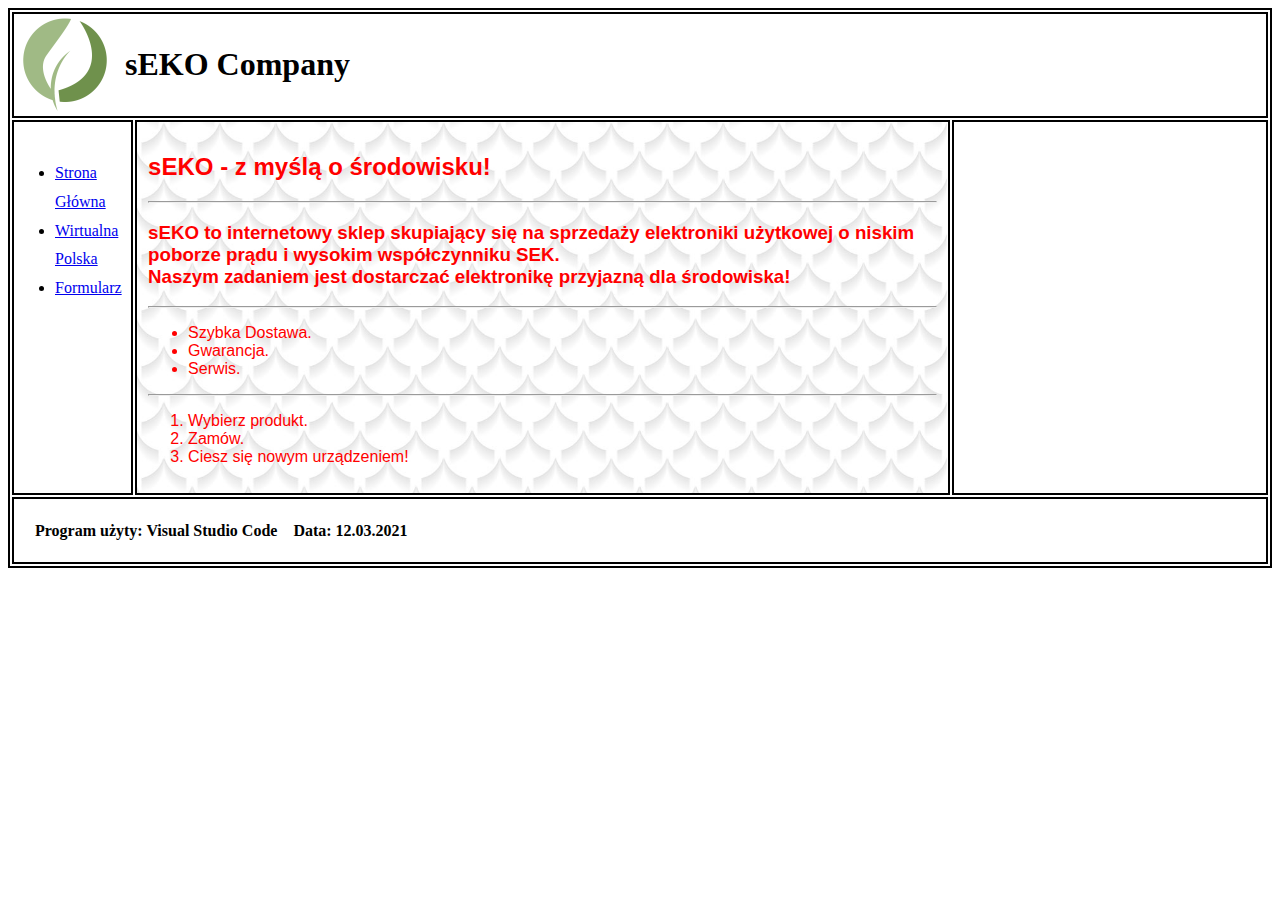
<file: Zajecia1/index.html>
<!DOCTYPE html>
<html lang="pl">
<head>
    <meta charset="UTF-8">
    <meta http-equiv="X-UA-Compatible" content="IE=edge">
    <meta name="viewport" content="width=device-width, initial-scale=1.0">
    <title>sEKO</title>
    <link rel="stylesheet" href="style.css">
    <link rel="icon" href="assets/seko_logo.png" sizes="16x16">
</head>
<body id="body">
    
    <table id="table">
        <tr>
            <td colspan="3">
                
                    <img src="assets/seko_logo.png" alt="Logo" width="100px" style="float: left;">
        
                    <h1 style="padding-top: 10px; padding-left: 10px; float: left;">sEKO Company</h1>
                
            </td>
        </tr>

        <tr>
            <td id="nav">
                <div id="inner_nav">
                    <ul>
                        <li>
                            <a href="index.html">Strona Główna</a>
                        </li>
                        <li>
                            <a href="https://www.wp.pl/">Wirtualna Polska</a>
                        </li>
                        <li>
                            <a href="formularz.html">Formularz</a>
                        </li>
                    </ul>
                </div>
            </td>

            <td id="main_section">
                <div>
                    <section>
                        <h2>
                            sEKO - z myślą o środowisku!
                        </h2>

                        <hr>

                        <h3>
                            sEKO to internetowy sklep skupiający się na sprzedaży
                            elektroniki użytkowej o niskim poborze prądu i wysokim
                            współczynniku SEK. 
                            <br>
                            Naszym zadaniem jest dostarczać elektronikę
                            przyjazną dla środowiska!
                        </h3>

                        <hr>

                        <ul>
                            <li>
                                Szybka Dostawa.
                            </li>
                            <li>
                                Gwarancja.
                            </li>
                            <li>
                                Serwis.
                            </li>
                        </ul>

                        <hr>

                        <ol>
                            <li>
                                Wybierz produkt.
                            </li>
                            <li>
                                Zamów.
                            </li>
                            <li>
                                Ciesz się nowym urządzeniem!
                            </li>
                        </ol>

                    </section>
                </div>
            </td>

            <td id="aside">
                <div id="youtube">
                    <iframe
                        src="https://www.youtube.com/embed/NsUWXo8M7UA">
                    </iframe>
                </div>
            </td>
        </tr>

        <tr>
            <td colspan="3">
                <div style="padding-left: 20px;">
                    <div text-align="center">
                        <h4>Program użyty: Visual Studio Code &nbsp;&nbsp; Data: 12.03.2021</h4>
                    </div>
                </div>
            </td>
        </tr>
    </table>


</body>
</html>
</file>
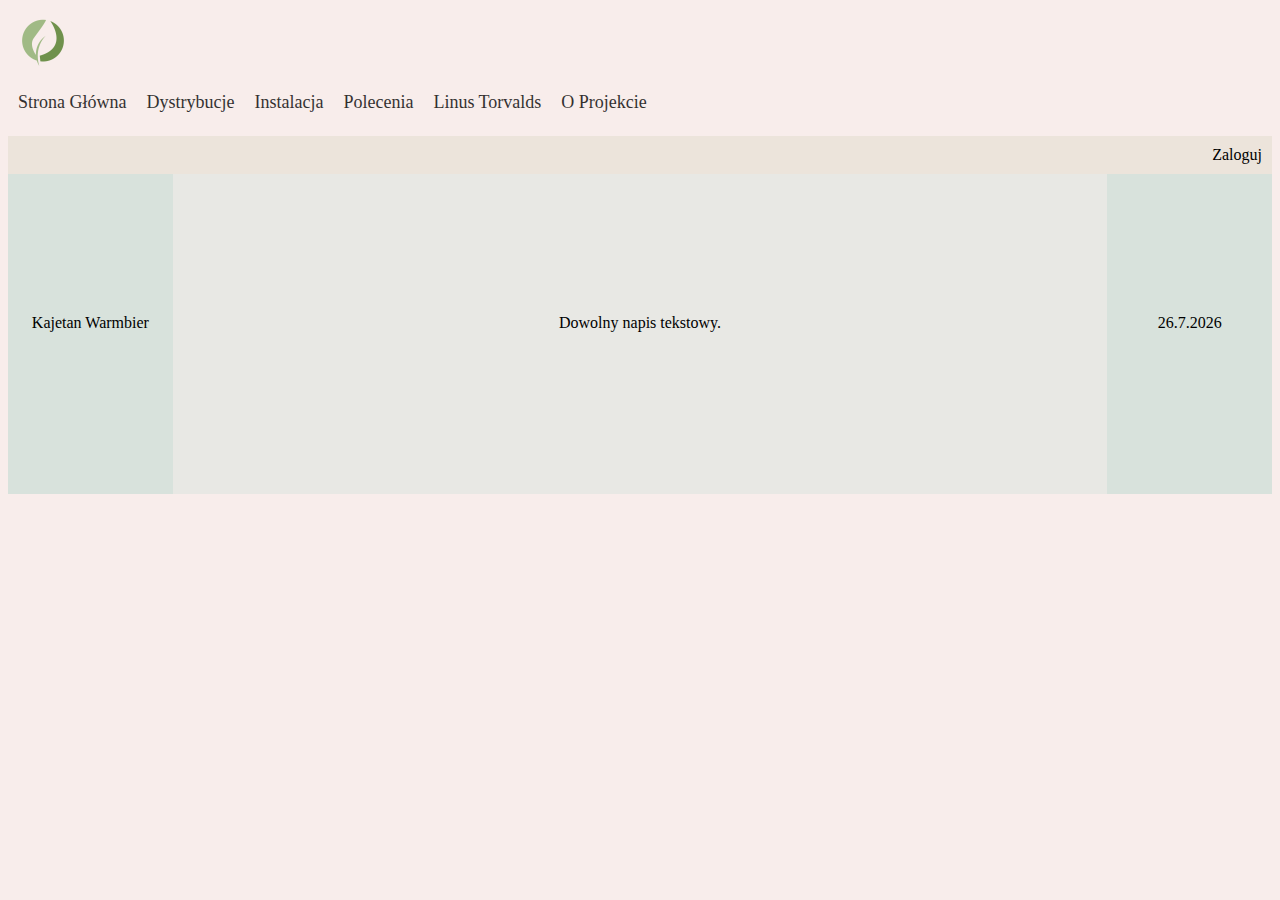
<file: Zajecia2/index.html>
<!DOCTYPE html>
<html lang="en">
<head>
    <meta charset="UTF-8">
    <meta http-equiv="X-UA-Compatible" content="IE=edge">
    <meta name="viewport" content="width=device-width, initial-scale=1.0">
    <title>Zajecia2</title>

    <link rel="stylesheet" href="style.css">
</head>
<body>

    <div id="main-body">

        <div id="naglowek">
            <div id="header">
                <img src="assets/seko_logo.png" alt="seko-logo" height="50px">
            </div>

            <div id="menu">
                <div class="option">Strona Główna</div>
                <div class="option">Dystrybucje</div>
                <div class="option">Instalacja</div>
                <div class="option">Polecenia</div>
                <div class="option">Linus Torvalds</div>
                <div class="option">O Projekcie</div>
            </div>

            <br><br><br>

            <div id="zaloguj">
                <div class="zaloguj">Zaloguj</div>
            </div>
        </div>

        <div id="containers">
            <div id="boczny-obszar-roboczy">
                <div class="dane">Kajetan Warmbier</div>
            </div>

            <div id="obszar-roboczy">
                <div class="dane">Dowolny napis tekstowy.</div>
            </div>

            <div id="boczny-obszar-roboczy">

                    <div id="date">
                        <script>
                            var today = new Date();
                            var date = today.getDate()+'.'+(today.getMonth()+1)+'.'+today.getFullYear();
                            document.getElementById("date").innerHTML = date;
                        </script>
                    </div>

            </div>
        </div>
    </div>

</body>
</html>
</file>
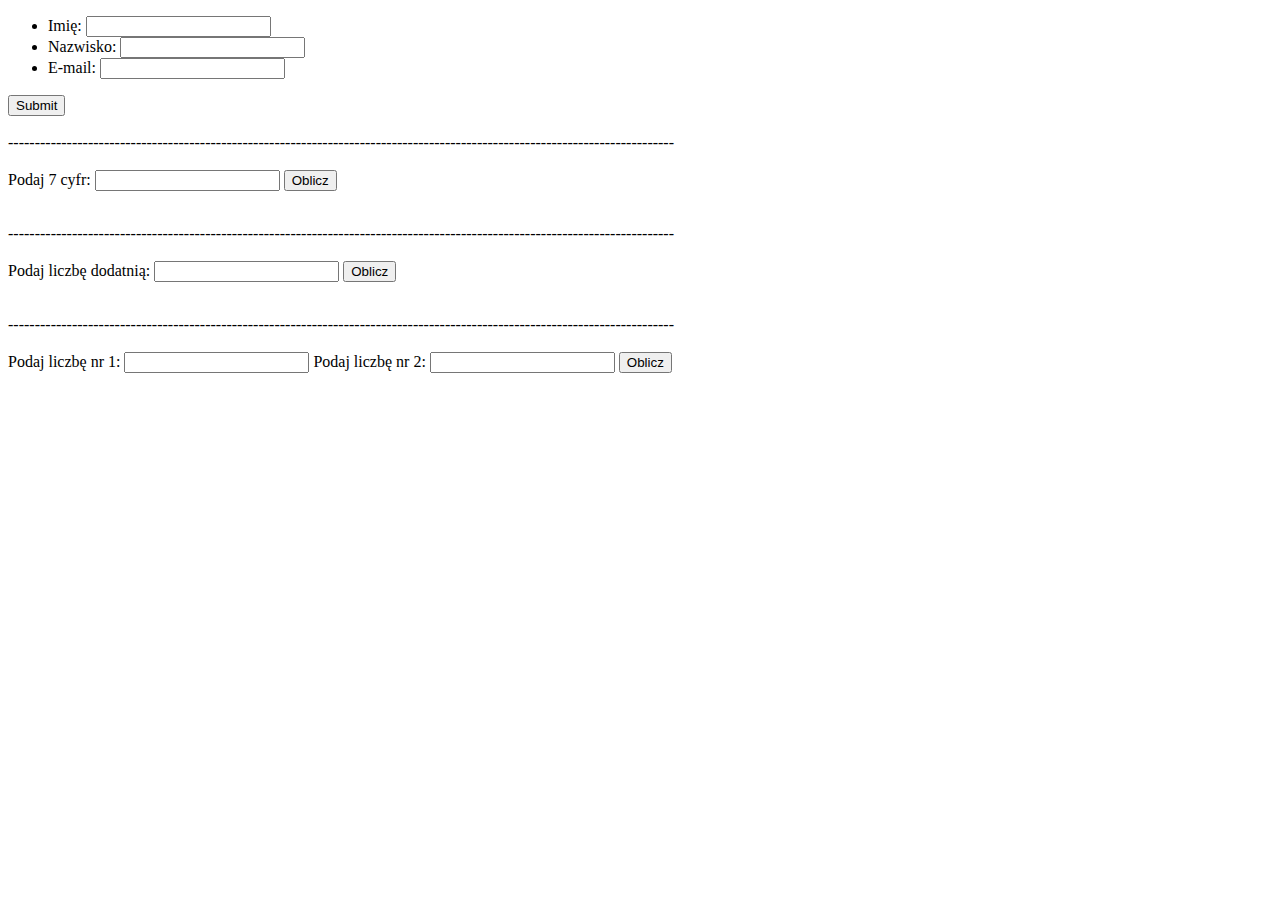
<file: Zajecia3/index.html>
<!DOCTYPE html>
<html lang="en">

<head>
    <meta charset="UTF-8">
    <meta http-equiv="X-UA-Compatible" content="IE=edge">
    <meta name="viewport" content="width=device-width, initial-scale=1.0">
    <title>Document</title>

    <script src="scripts/myScript.js"></script>

</head>

<body>

    <!-- Action sends user to main google site. To be changed in the final product.-->
    <form name="firstForm" onsubmit="return dataValidation()" action="http://google.com/">
        <ul>
            <li>
                <label for="name">Imię:</label>
                <input type="text" name="name">
            </li>
            <li>
                <label for="surname">Nazwisko:</label>
                <input type="text" name="surname">
            </li>
            <li>
                <label for="mail">E-mail:</label>
                <input type="text" name="mail">
            </li>
        </ul>

        <input type="submit" value="Submit">
    </form>
    <br>
    -----------------------------------------------------------------------------------------------------------------------------
    <br>
    <br>
    <div id="maxElementSelector">
        Podaj 7 cyfr: <input type="text" name="maxElement" id="maxElement" maxlength="7">
        <input type="submit" value="Oblicz" onclick="maxElementArray()" onsubmit="maxElementArray()">
    </div>

    <br>
    <p id="maxElem"></p>

    -----------------------------------------------------------------------------------------------------------------------------
    <br>
    <br>

    <div id="numberFibonacci">
        Podaj liczbę dodatnią: <input type="text" name="numberFibo" id="numberFibo">
        <input type="submit" value="Oblicz" onclick="numberFiboCalculate()" onsubmit="numberFiboCalculate()">
    </div>
    <br>
    <p id="fiboNumber"></p>

    -----------------------------------------------------------------------------------------------------------------------------
    <br>
    <br>

    <div id="nwd">
        Podaj liczbę nr 1: <input type="text" name="liczba1" id="liczba1">
        Podaj liczbę nr 2: <input type="text" name="liczba2" id="liczba2">
        <input type="submit" value="Oblicz" onclick="nwdLiczb()" onsubmit="nwdLiczb()">
    </div>
    <br>
    <p id="nwdWynik"></p>
    <br>
</body>

</html>
</file>
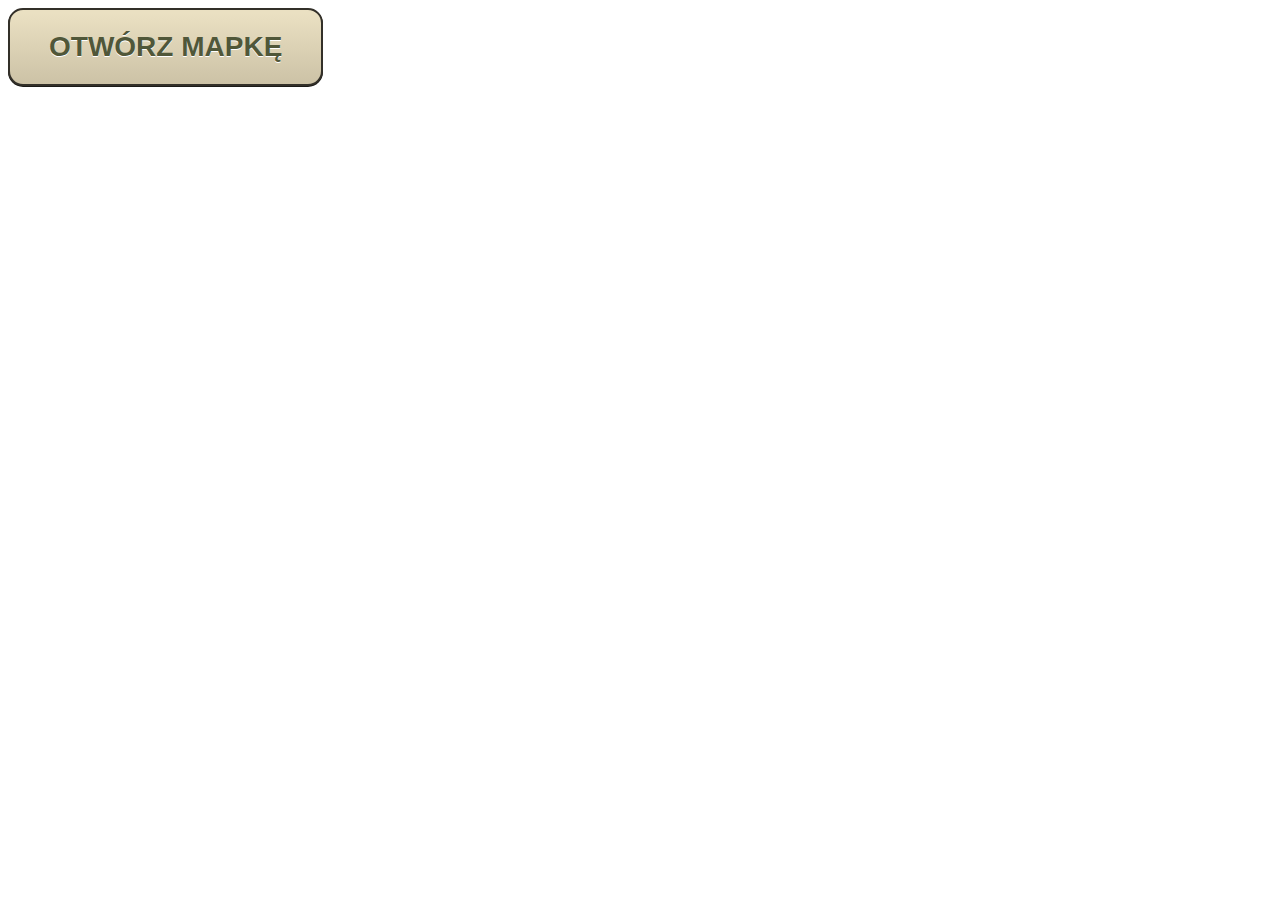
<file: Zajecia4/index.html>
<!DOCTYPE html>
<html lang="en">
<head>
    <meta charset="UTF-8">
    <meta http-equiv="X-UA-Compatible" content="IE=edge">
    <meta name="viewport" content="width=device-width, initial-scale=1.0">
    <title>Document</title>
    <link rel="stylesheet" href="style.css">
</head>
<body>
    <script type="text/javascript">
        var WindowObjectReference;
        
        function openRequestedPopup()
        {
         WindowObjectReference = window.open("http://127.0.0.1:5500/Zajecia4/mapIndex.html",
               "Mapka",
               "resizable=yes,scrollbars=yes,status=yes");
        }
        </script>

    <button class="myButton" onclick="openRequestedPopup()">OTWÓRZ MAPKĘ</button>
</body>
</html>
</file>
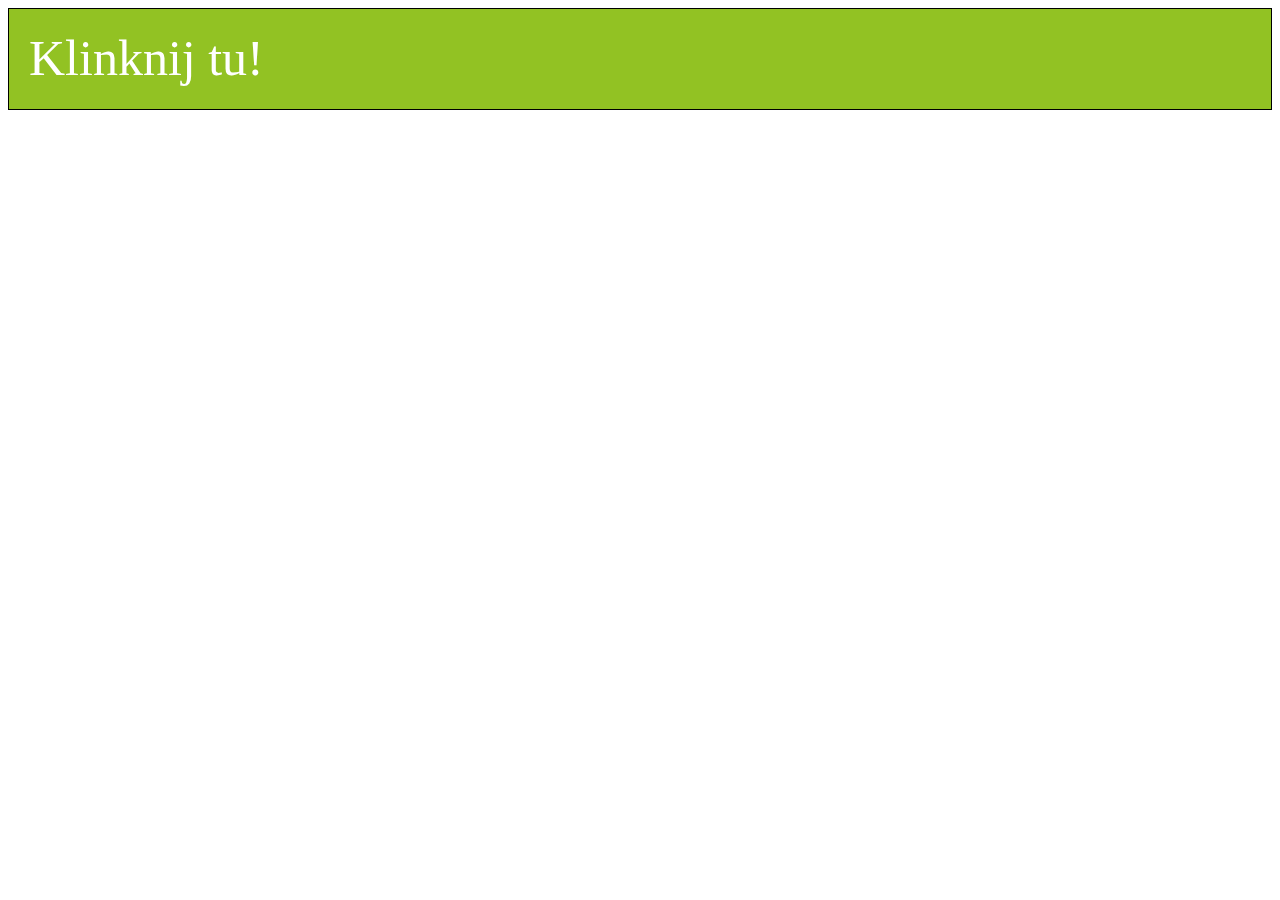
<file: Zajecia5/index.html>
<html>

<head>
    <link rel="stylesheet" href="style.css">

</head>

<body>

    <ul class="menu-context">
        <li onclick="openMapIndex()"><a href="" id="ala">Mapka WZR</a></li>
        <li onclick="openGeoIndex()"><a href="" id="geo">Pokaż moje koordynaty.</a></li>
    </ul>

    <div id="right">
        Klinknij tu!
    </div>



    <script type="text/javascript">
        const menu = document.querySelector('.menu-context');

        function removeMenu() {
            menu.style.left = '-9999px';
            menu.style.top = '-9999px';
        }

        function rightButton(e) {
            e.preventDefault();

            if (e.button === 2) {
                menu.style.left = e.pageX + 10 + 'px';
                menu.style.top = e.pageY + 10 + 'px';
            }
        }

        const block = document.querySelector('#right');
        block.addEventListener('mousedown', rightButton);


        var WindowObjectReference;

        function openMapIndex() {
            WindowObjectReference = window.open("mapIndex.html",
                "Mapka",
                "resizable=yes,scrollbars=yes,status=yes");
        }

        function openGeoIndex() {
            WindowObjectReference = window.open("userGeolocation.html",
                "Geolocation",
                "resizable=yes,scrollbars=yes,status=yes");
        }
    </script>

</body>

</html>
</file>
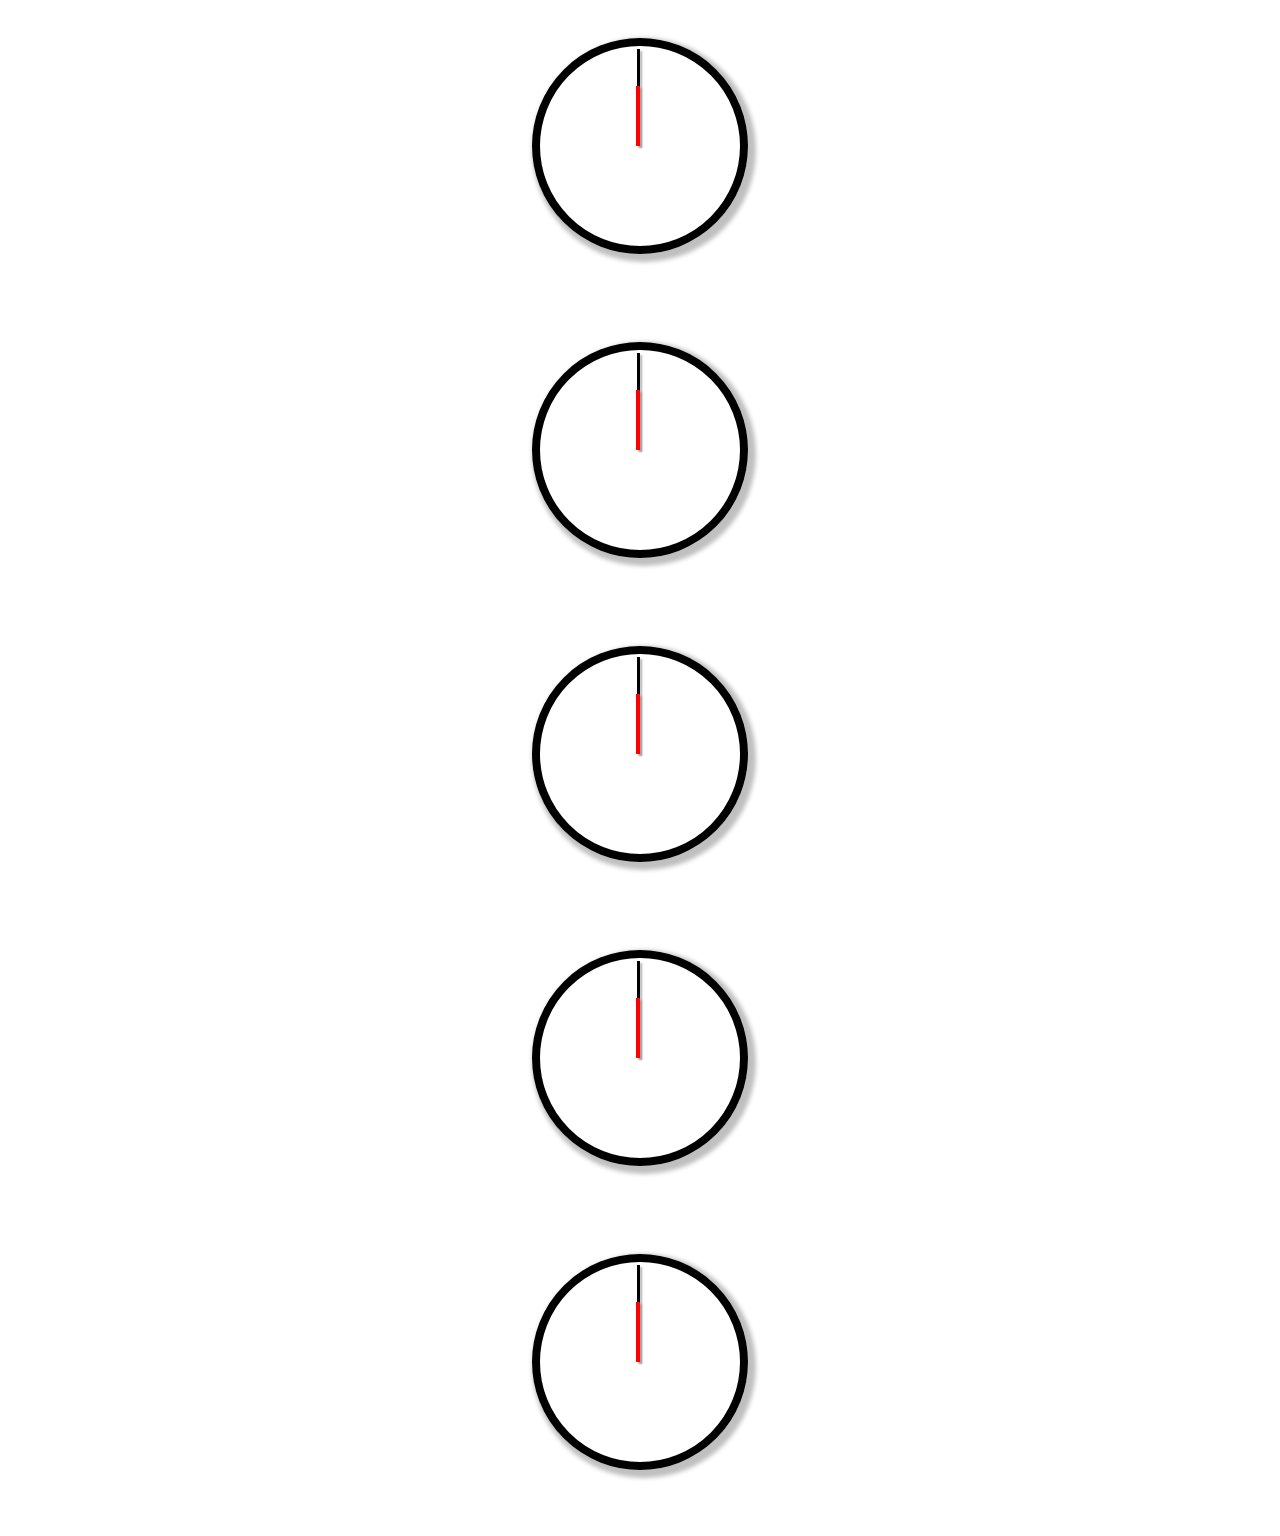
<file: Zajecia6/index.html>
<!DOCTYPE html>
<html lang="en" xmlns="http://www.w3.org/1999/xhtml">
<head>
    <meta charset="utf-8" />
    <title>ZEGAR</title>
    <link rel="stylesheet" href="Style.css" />
</head>
<body>
    
    <div class="wall">
        <div class="clock">
            <div class="hand seconds"></div>
            <div class="hand minutes"></div>
            <div class="hand hours"></div>
        </div>
    </div>

    <div class="wall">
        <div class="clock">
            <div class="hand seconds"></div>
            <div class="hand minutes"></div>
            <div class="hand hours"></div>
        </div>
    </div>

    <div class="wall">
        <div class="clock">
            <div class="hand seconds"></div>
            <div class="hand minutes"></div>
            <div class="hand hours"></div>
        </div>
    </div>

    <div class="wall">
        <div class="clock">
            <div class="hand seconds"></div>
            <div class="hand minutes"></div>
            <div class="hand hours"></div>
        </div>
    </div>

    <div class="wall">
        <div class="clock">
            <div class="hand seconds"></div>
            <div class="hand minutes"></div>
            <div class="hand hours"></div>
        </div>
    </div>

    <script type="text/javascript" src="Script.js"></script>
</body>
</html>
</file>
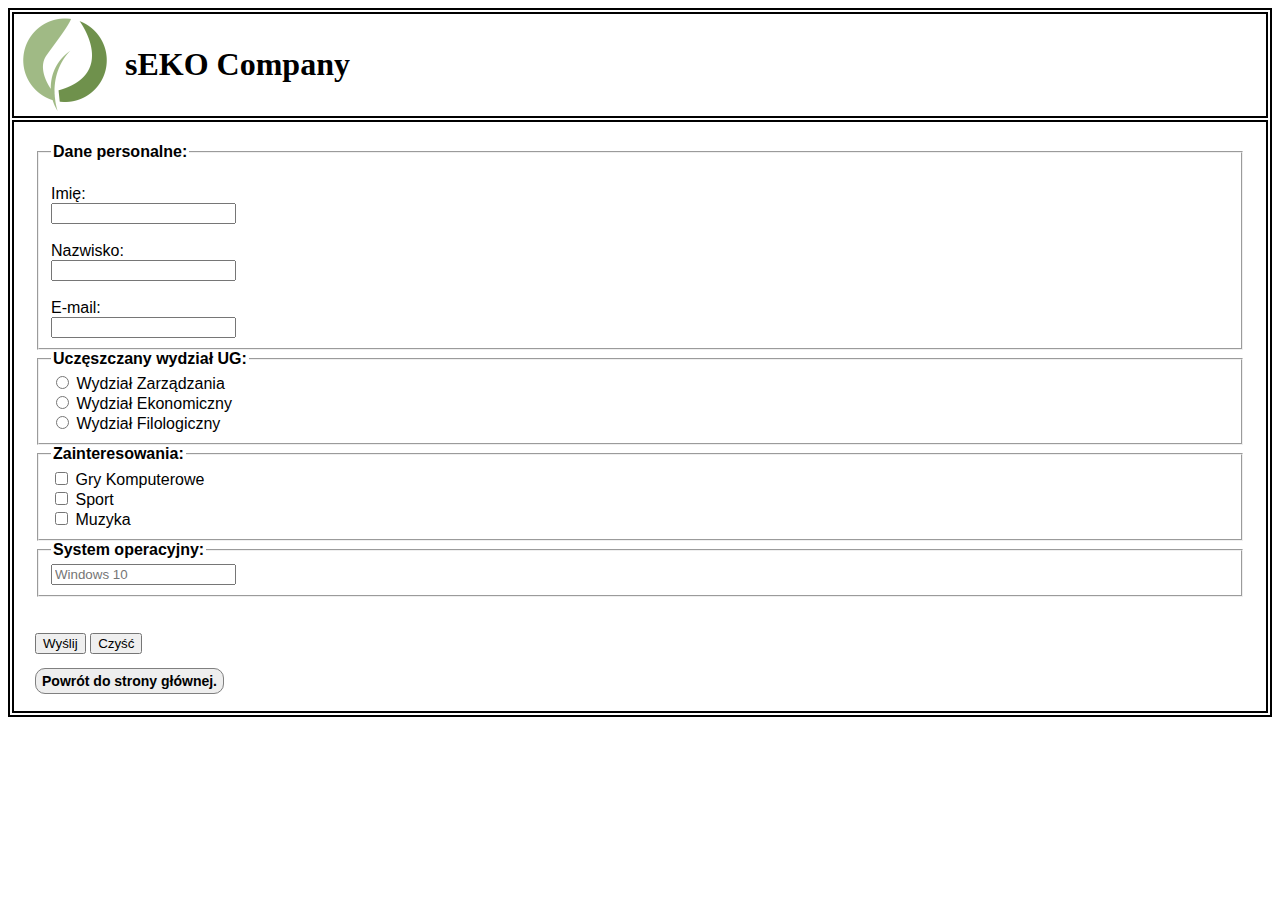
<file: Zajecia1/formularz.html>
<!DOCTYPE html>
<html lang="pl">
<head>
    <meta charset="UTF-8">
    <meta http-equiv="X-UA-Compatible" content="IE=edge">
    <meta name="viewport" content="width=device-width, initial-scale=1.0">
    <title>Formularz sEKO</title>
    <link rel="stylesheet" href="style.css">
    <link rel="icon" href="assets/seko_logo.png" sizes="16x16">

</head>
<body id="body">
    
    <table id="table">
        <tr>
            <td colspan="3">
                
                    <img src="assets/seko_logo.png" alt="Logo" width="100px" style="float: left;">
        
                    <h1 style="padding-top: 10px; padding-left: 10px; float: left;">sEKO Company</h1>
                
            </td>
        </tr>

        <tr>
            <td id="form" colspan="3">
                
                <div id="main_form">
                
                    <form> <!-- Brak podanego źródła dla form ze względu na brak podłączonego pliku php -->
                        <fieldset>
                            <legend>Dane personalne:</legend><br>
                            <label for="imie">Imię:</label><br>
                            <input type="text" id="imie" name="imie" value=""><br>
                            <br>
                            <label for="nazwisko">Nazwisko:</label><br>
                            <input type="text" id="nazwisko" name="nazwisko" value=""><br>
                            <br>
                            <label for="mail">E-mail:</label><br>
                            <input type="text" id="mail" name="mail" value=""><br>
                        </fieldset>

                        <fieldset>
                            <legend>Uczęszczany wydział UG:</legend>
                            <input type="radio" id="wzr" name="wydzial" value="wzr">
                            <label for="wzr">Wydział Zarządzania</label><br>
                            <input type="radio" id="ekonom" name="wydzial" value="ekonom">
                            <label for="ekonom">Wydział Ekonomiczny</label><br>
                            <input type="radio" id="fil" name="wydzial" value="fil">
                            <label for="fil">Wydział Filologiczny</label><br>
                        </fieldset>

                        <fieldset>
                            <legend>Zainteresowania:</legend>
                            <input type="checkbox" id="games" name="interests" value="games">
                            <label for="games">Gry Komputerowe</label><br>
                            <input type="checkbox" id="sport" name="interests" value="sport">
                            <label for="sport">Sport</label><br>
                            <input type="checkbox" id="music" name="interests" value="music">
                            <label for="music">Muzyka</label><br>
                        </fieldset>

                        <fieldset>
                            <legend>System operacyjny:</legend>
                            <input list="operating_system" name="operating_system" placeholder="Windows 10" id="osInput">
                            <datalist id="operating_system">
                                <option value="Windows 10">
                                <option value="Mac OS">
                                <option value="Linux Ubuntu">
                            </datalist>
                        </fieldset>
                        <br><br>




                        <input type="submit" value="Wyślij" onclick="alert('Formularz Przesłany!')">
                        <input type="reset" value="Czyść">
                        <br><br>
                        <a href=index.html id="backToIndex">Powrót do strony głównej.</a>

                    </form>

                </div>

            </td>
    </table>


</body>
</html>
</file>
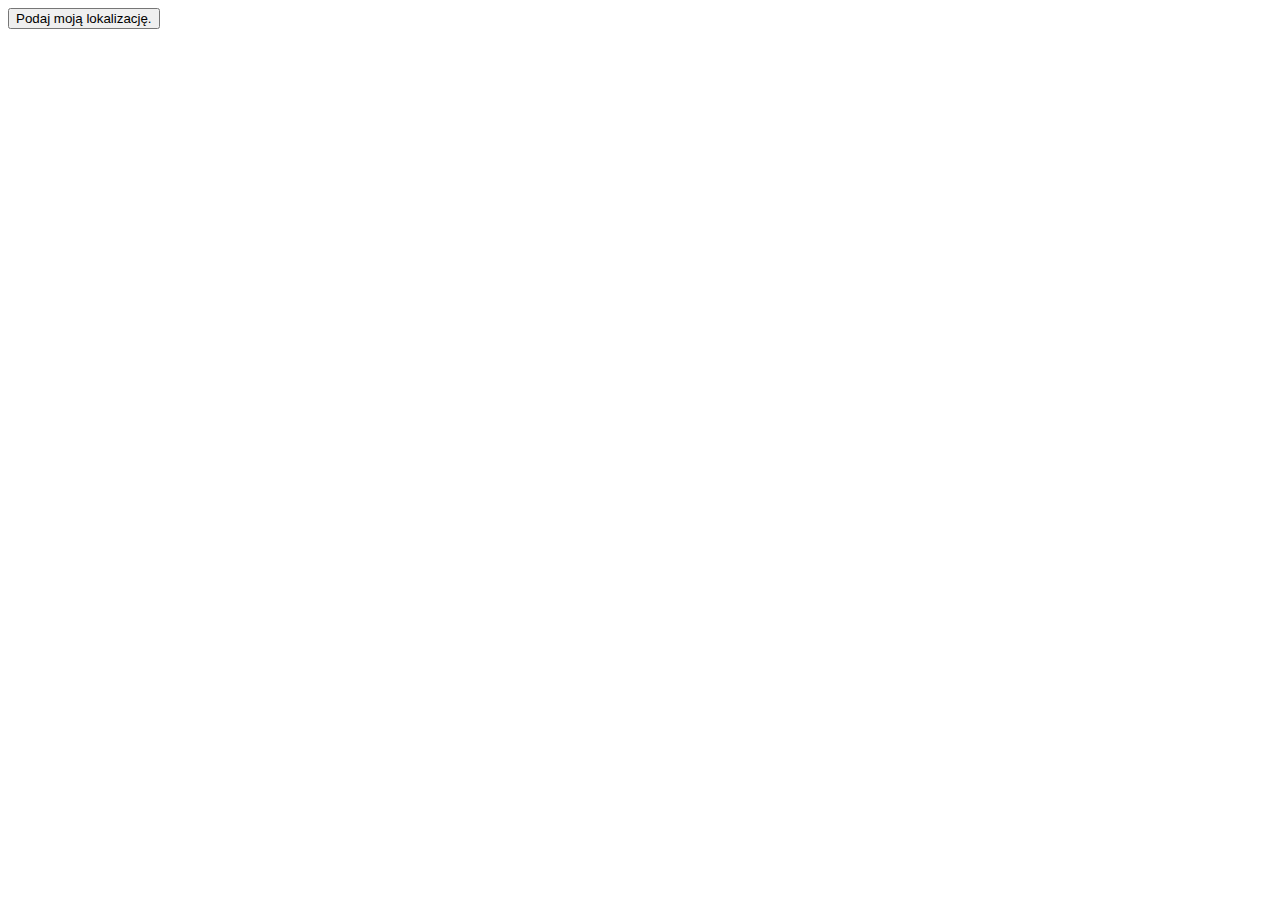
<file: Zajecia5/userGeolocation.html>
<!DOCTYPE html>
<html lang="en">

<head>
    <meta charset="UTF-8">
    <meta http-equiv="X-UA-Compatible" content="IE=edge">
    <meta name="viewport" content="width=device-width, initial-scale=1.0">
    <title>Document</title>
</head>

<body>

    <button onclick="showUserGeolocation()">Podaj moją lokalizację.</button>

    <p id="userLocation"></p>

    <script>
        var userLoc = document.getElementById("userLocation");

        function showUserGeolocation() {
            if (navigator.geolocation) {
                navigator.geolocation.getCurrentPosition(userPosition);
            } else {
                userLoc.innerHTML = "Twoja przeglądarka nie wspiera geolokacji.";
            }
        }

        function userPosition(position) {
            const lat = position.coords.latitude;
            const long = position.coords.longitude;
            userLoc.innerHTML = "Latitude: " + lat.toFixed(4) + "<br>Longitude: " + long.toFixed(4);
        }
    </script>

</body>

</html>
</file>
<file: Zajecia1/style.css>
/*
#body {
    background-color: lightgrey;
}
*/

#table {
    border: 2px solid black;
    width: 100%;
    height: auto;
}

td {
    border: 2px solid black;
}


#nav {
    width: 10%;
    vertical-align: top;
}

#inner_nav {
    padding-top: 20px;
    line-height: 180%;
}

#main_section {
    width: 100%;
    background-image: url('assets/background_image.jpg');
    background-size: cover;
    font-family: Arial, sans-serif;
    color: red;
}

section {
    padding: 10px;
}

#aside {
    width: 20%;
}

#youtube {
    text-align: center;
    padding: 5px;
}

iframe {
    border: none;
}

#form {
    font-family: Arial, sans-serif;
}

#main_form {
    padding: 20px;
}

legend {
    font-weight: bold;
}

#backToIndex {
    font: bold 14px Arial;
    text-decoration: none;
    background-color: #EEEEEE;
    color: black;
    padding: 4px 6px 4px 6px;
    border-radius: 10px;
    border-width: 5px;
    border: 1px solid grey;
  }
</file>
<file: Zajecia2/style.css>
body {
    background-color: rgba(248, 237, 235);
}

#main-body {
    /*border: 2px dotted #444444;*/
    background-color: rgba(248, 237, 235);
}

#naglowek {
    width: 100%;
    background-color: rgba(248, 237, 235);
}

#header {
    padding: 10px;
}

#zaloguj {
    /*border: 2px dotted #444444;*/
    background-color: rgba(236, 228, 219);
    padding-right: 10px;
    padding-top: 10px;
    height: 28px;
}

#containers {
    display: flex;
}

#menu {
    width: 100%;
    margin: auto;
}

.option {
    float: left;
    min-width: 50px;
    height: 25px;
    font-size: 18px;
    padding: 10px;
    /*border-right: 2px dotted #444444;*/
    opacity: 0.8;
}

.option:hover {
    background-color: rgba(250, 225, 221);
    color: darkslategrey;
    cursor: pointer;
}

#obszar-roboczy {
    /*border: 2px dotted #444444;*/
    height: 300px;
    width: 100%;
    float: left;
    padding: 10px;
    background-color: rgba(232, 232, 228);;
}

#boczny-obszar-roboczy {
    height: 300px;
    width: 200px;
    /*border: 2px dotted #444444;*/
    float: left;
    padding: 10px;
    background-color: rgba(216, 226, 220);
}


.dane {
    text-align: center;
    padding-top: 130px;
}

#date {
    text-align: center;
    padding-top: 130px;
}

.zaloguj {
    text-align: right;
}
</file>
<file: Zajecia4/style.css>
.myButton {
	box-shadow: 0px 1px 0px 0px #1c1b18;
	background:linear-gradient(to bottom, #eae0c2 5%, #ccc2a6 100%);
	background-color:#eae0c2;
	border-radius:15px;
	border:2px solid #333029;
	display:inline-block;
	cursor:pointer;
	color:#505739;
	font-family:Arial;
	font-size:28px;
	font-weight:bold;
	padding:21px 39px;
	text-decoration:none;
	text-shadow:0px 1px 0px #ffffff;
}
.myButton:hover {
	background:linear-gradient(to bottom, #ccc2a6 5%, #eae0c2 100%);
	background-color:#ccc2a6;
}
.myButton:active {
	position:relative;
	top:1px;
}
</file>
<file: Zajecia5/style.css>
#right{
	background-color:rgb(146, 194, 35);
	border:1px solid black;
    height: 80px;
    font-size: 50px;
    color: white;
    padding-left: 20px;
    padding-top: 20px;
	}
#ala{
	background-color:lightblue;

}
#geo{
	background-color:lightblue;

}
.menu-context {
    position: absolute;
    left:-9999px;
    top:-9999px;
    background: #222;
    color:#fff;
    list-style:none;
    padding:0;
    margin:0;
    width:300px;
    padding:10px;
    border-radius: 4px;
    box-shadow:0 2px 4px rgba(0,0,0,0.3);
    font-size:13px;
}
.menu-context li {
    border-bottom:1px solid #444;
    cursor: pointer;
}
.menu-context li a {
    color:#fff;
    text-decoration: none;
    padding:5px 10px;
    display: block;
    transition:0.5s all;
}
.menu-context li a:hover {
    background: #F15C5C;
    color:#fff;
}
.menu-context li:last-child {
    border:0;
}
</file>
<file: Zajecia6/Style.css>
.wall {
    /*background-image: url('wall.jpg');
    background-size: cover; /* obrazek rozciągnięty */
    width: 100%;
    height: 300px;
    display: inline-block;/* nie trzeba używć float*/
}

.clock {
    width: 200px;
    height: 200px;
    border-radius: 50%;
    border: 8px solid black;
    margin: 30px auto; /*margines od góry i od dołu*/
    box-shadow: 4px 4px 4px 4px rgba(0,0,0,0.25);
   /* background-color: rgba(0,0,0,0.04);*/
    position: relative; /*pozycja relatywna, może się zmieniać- wskazówki będa się kręcić względem tarczy.*/
}

.hand {
    top: 3px;
    right: 50%;/* środek tarczy - przodka*/
    box-shadow: 2px 2px 2px 0 rgba(0,0,0,0.2);
    position: absolute;/* pozycjonowanie wskazówek względem elementów przodka*/
    transform-origin: bottom center; /*punkt obrotu na środek dolnej krawedzi wskazówki*/
}
.hand.minutes, 
.hand.seconds {
    height: calc(50% - 3px); /*wysokość wskazówki*/
    background-color: black;

}

.hand.seconds {
    width: 1px;
}

.hand.minutes {
    width: 3px;

}

.hand.hours{
    top: 20%;
    width: 4px;
    height: 30%; /*wysokość wskazówki*/
    background-color: red;
}
</file>
